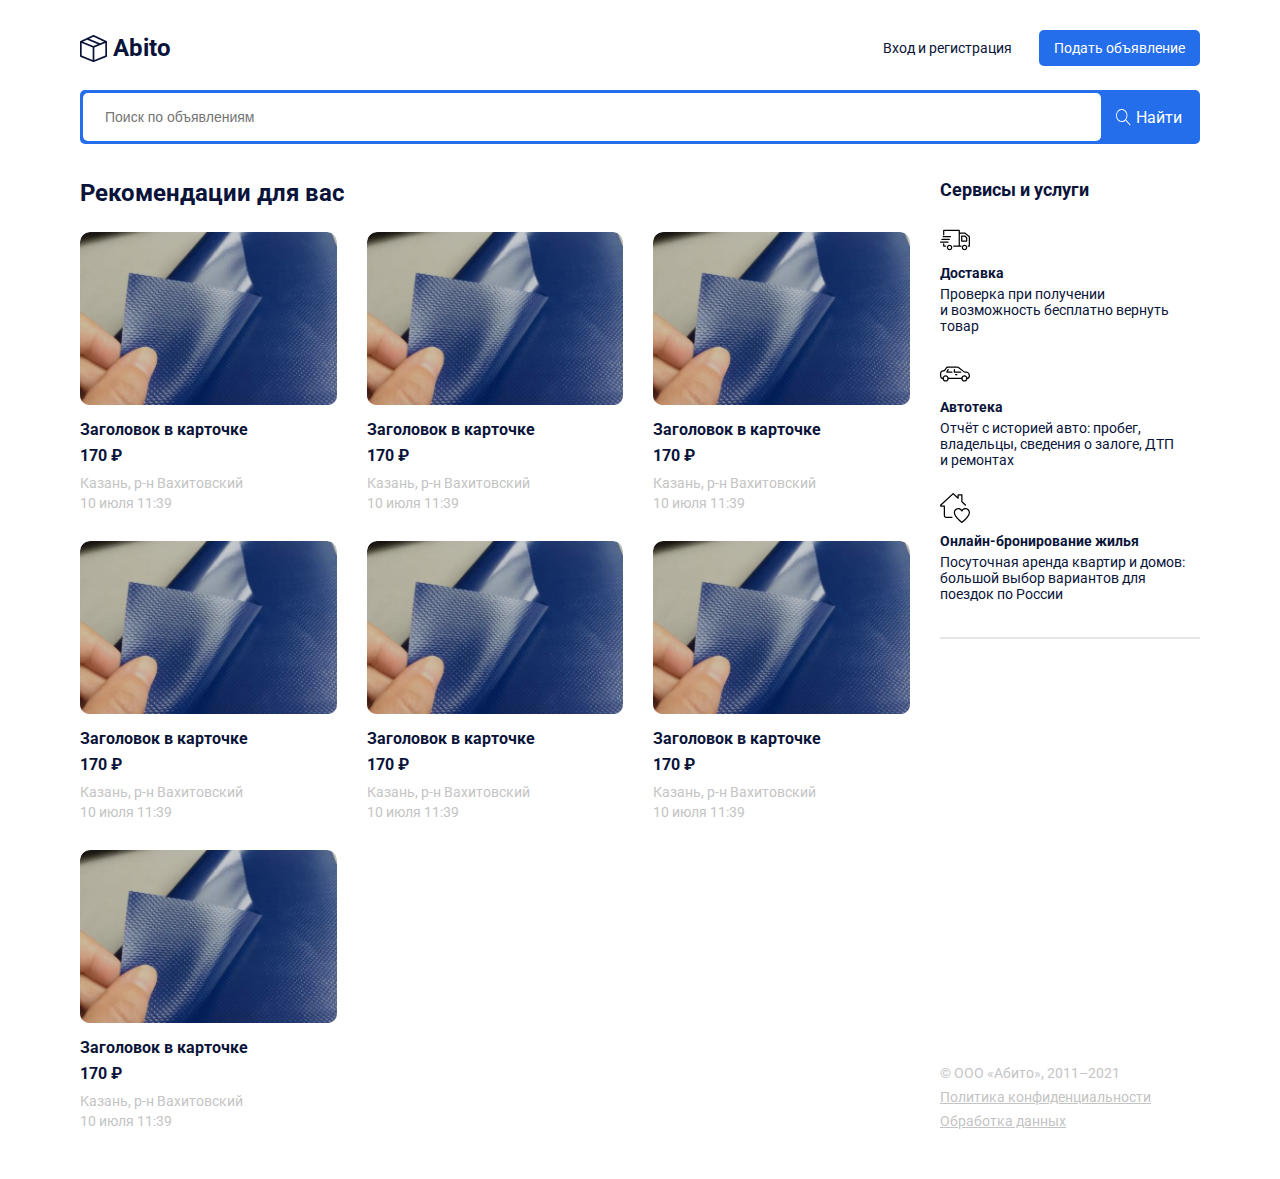
<file: index.html>
<!DOCTYPE html>
<html lang="en">
  <head>
    <meta charset="UTF-8" />
    <meta name="viewport" content="width=device-width, initial-scale=1.0" />
    <title>Abito</title>
    <link rel="icon" type="image/svg+xml" href="./img/logo.svg" />
    <link rel="stylesheet" href="./reset.css" />
    <!-- <link rel="stylesheet" href="./normalize.css" /> -->
    <link rel="stylesheet" href="./style.css" />
    <link rel="preconnect" href="https://fonts.googleapis.com" />
    <link rel="preconnect" href="https://fonts.gstatic.com" crossorigin />
    <link
      href="https://fonts.googleapis.com/css2?family=Inter:ital,opsz,wght@0,14..32,100..900;1,14..32,100..900&family=Roboto:ital,wght@0,100..900;1,100..900&display=swap"
      rel="stylesheet"
    />
  </head>
  <body class="body">
    <header class="header">
      <div class="container">
        <div class="header-box">
          <a href="/" target="_blank" class="header-logo">
            <img src="./img/logo.svg" alt="Логотип Abito" />
            <h1 class="header-heading">Abito</h1>
          </a>
          <div class="header-controls">
            <button class="btn btn-outline">Вход и регистрация</button>
            <button class="btn btn-primary">Подать объявление</button>
          </div>
          <div class="header-burger">
            <img src="./img/burger-menu.svg" alt="Бургер меню" />
          </div>
        </div>
      </div>
    </header>
    <main class="main">
      <section class="search">
        <div class="container">
          <div class="search-box">
            <input
              id="search-input"
              placeholder="Поиск по объявлениям"
              class="search-input"
              type="text"
            />
            <button class="btn btn-primary">
              <img
                class="search-icon"
                src="./img/search-icon.svg"
                alt="Поиск"
              />
              <span class="search-btn-text">Найти</span>
            </button>
          </div>
        </div>
      </section>
      <section class="content">
        <div class="container">
          <div class="content-box">
            <div class="content-main">
              <h2 class="content-main__title">Рекомендации для вас</h2>
              <div class="content-main__list">
                <a class="content-main__list-item" href="/product.html" target="_blank">
                  <div class="content-main__list-item--img">
                    <img src="./img/card-image.png" alt="Картинка в карточке" />
                  </div>
                  <div class="content-main__list-item--title">
                    <h5 class="content-main__list-item--title-heading">
                      Заголовок в карточке
                    </h5>
                  </div>
                  <strong class="content-main__list-item--price">170 ₽</strong>
                  <span class="content-main__list-item--desc"
                    >Казань, р-н Вахитовский</span
                  >
                  <span class="content-main__list-item--desc"
                    >10 июля 11:39</span
                  >
                </a>
                <a class="content-main__list-item" href="/product.html" target="_blank">
                  <div class="content-main__list-item--img">
                    <img src="./img/card-image.png" alt="Картинка в карточке" />
                  </div>
                  <div class="content-main__list-item--title">
                    <h5 class="content-main__list-item--title-heading">
                      Заголовок в карточке
                    </h5>
                  </div>
                  <strong class="content-main__list-item--price">170 ₽</strong>
                  <span class="content-main__list-item--desc"
                    >Казань, р-н Вахитовский</span
                  >
                  <span class="content-main__list-item--desc"
                    >10 июля 11:39</span
                  >
                </a>
                <a class="content-main__list-item" href="/product.html" target="_blank">
                  <div class="content-main__list-item--img">
                    <img src="./img/card-image.png" alt="Картинка в карточке" />
                  </div>
                  <div class="content-main__list-item--title">
                    <h5 class="content-main__list-item--title-heading">
                      Заголовок в карточке
                    </h5>
                  </div>
                  <strong class="content-main__list-item--price">170 ₽</strong>
                  <span class="content-main__list-item--desc"
                    >Казань, р-н Вахитовский</span
                  >
                  <span class="content-main__list-item--desc"
                    >10 июля 11:39</span
                  >
                </a>
                <a class="content-main__list-item" href="/product.html" target="_blank">
                  <div class="content-main__list-item--img">
                    <img src="./img/card-image.png" alt="Картинка в карточке" />
                  </div>
                  <div class="content-main__list-item--title">
                    <h5 class="content-main__list-item--title-heading">
                      Заголовок в карточке
                    </h5>
                  </div>
                  <strong class="content-main__list-item--price">170 ₽</strong>
                  <span class="content-main__list-item--desc"
                    >Казань, р-н Вахитовский</span
                  >
                  <span class="content-main__list-item--desc"
                    >10 июля 11:39</span
                  >
                </a>
                <a class="content-main__list-item" href="/product.html" target="_blank">
                  <div class="content-main__list-item--img">
                    <img src="./img/card-image.png" alt="Картинка в карточке" />
                  </div>
                  <div class="content-main__list-item--title">
                    <h5 class="content-main__list-item--title-heading">
                      Заголовок в карточке
                    </h5>
                  </div>
                  <strong class="content-main__list-item--price">170 ₽</strong>
                  <span class="content-main__list-item--desc"
                    >Казань, р-н Вахитовский</span
                  >
                  <span class="content-main__list-item--desc"
                    >10 июля 11:39</span
                  >
                </a>
                <a class="content-main__list-item" href="/product.html" target="_blank">
                  <div class="content-main__list-item--img">
                    <img src="./img/card-image.png" alt="Картинка в карточке" />
                  </div>
                  <div class="content-main__list-item--title">
                    <h5 class="content-main__list-item--title-heading">
                      Заголовок в карточке
                    </h5>
                  </div>
                  <strong class="content-main__list-item--price">170 ₽</strong>
                  <span class="content-main__list-item--desc"
                    >Казань, р-н Вахитовский</span
                  >
                  <span class="content-main__list-item--desc"
                    >10 июля 11:39</span
                  >
                </a>
                <a class="content-main__list-item" href="/product.html" target="_blank">
                  <div class="content-main__list-item--img">
                    <img src="./img/card-image.png" alt="Картинка в карточке" />
                  </div>
                  <div class="content-main__list-item--title">
                    <h5 class="content-main__list-item--title-heading">
                      Заголовок в карточке
                    </h5>
                  </div>
                  <strong class="content-main__list-item--price">170 ₽</strong>
                  <span class="content-main__list-item--desc"
                    >Казань, р-н Вахитовский</span
                  >
                  <span class="content-main__list-item--desc"
                    >10 июля 11:39</span
                  >
                </a>
              </div>
            </div>
            <div class="content-side">
              <h3 class="content-side__title">Сервисы и услуги</h3>
              <div class="content-side__box">
                <div class="content-side__list">
                  <div class="content-side__list-item">
                    <div class="content-side__list-item--img">
                      <img src="./img/delivery.svg" alt="Доставка" />
                    </div>
                    <div class="content-side__list-item--title">
                      <h5 class="content-side__list-item--title-heading">
                        Доставка
                      </h5>
                    </div>
                    <p class="content-side__list-item--desc">
                      Проверка при получении и&nbsp;возможность бесплатно
                      вернуть товар
                    </p>
                  </div>
                  <div class="content-side__list-item">
                    <div class="content-side__list-item--img">
                      <img src="./img/car.svg" alt="Автотека" />
                    </div>
                    <div class="content-side__list-item--title">
                      <h5 class="content-side__list-item--title-heading">
                        Автотека
                      </h5>
                    </div>
                    <p class="content-side__list-item--desc">
                      Отчёт с&nbsp;историей авто: пробег, владельцы, сведения о
                      залоге, ДТП и&nbsp;ремонтах
                    </p>
                  </div>
                  <div class="content-side__list-item">
                    <div class="content-side__list-item--img">
                      <img src="./img/house.svg" alt="Дом" />
                    </div>
                    <div class="content-side__list-item--title">
                      <h5 class="content-side__list-item--title-heading">
                        Онлайн-бронирование жилья
                      </h5>
                    </div>
                    <p class="content-side__list-item--desc">
                      Посуточная аренда квартир и&nbsp;домов: большой выбор
                      вариантов для поездок по&nbsp;России
                    </p>
                  </div>
                </div>
              </div>
              <div class="divider"></div>

              <div class="content-side__footer">
                <p>© ООО «Абито», 2011–2021</p>
                <a href="#">Политика конфиденциальности</a>
                <a href="#">Обработка данных</a>
              </div>
            </div>
          </div>
        </div>
      </section>
    </main>
  </body>
</html>
</file>
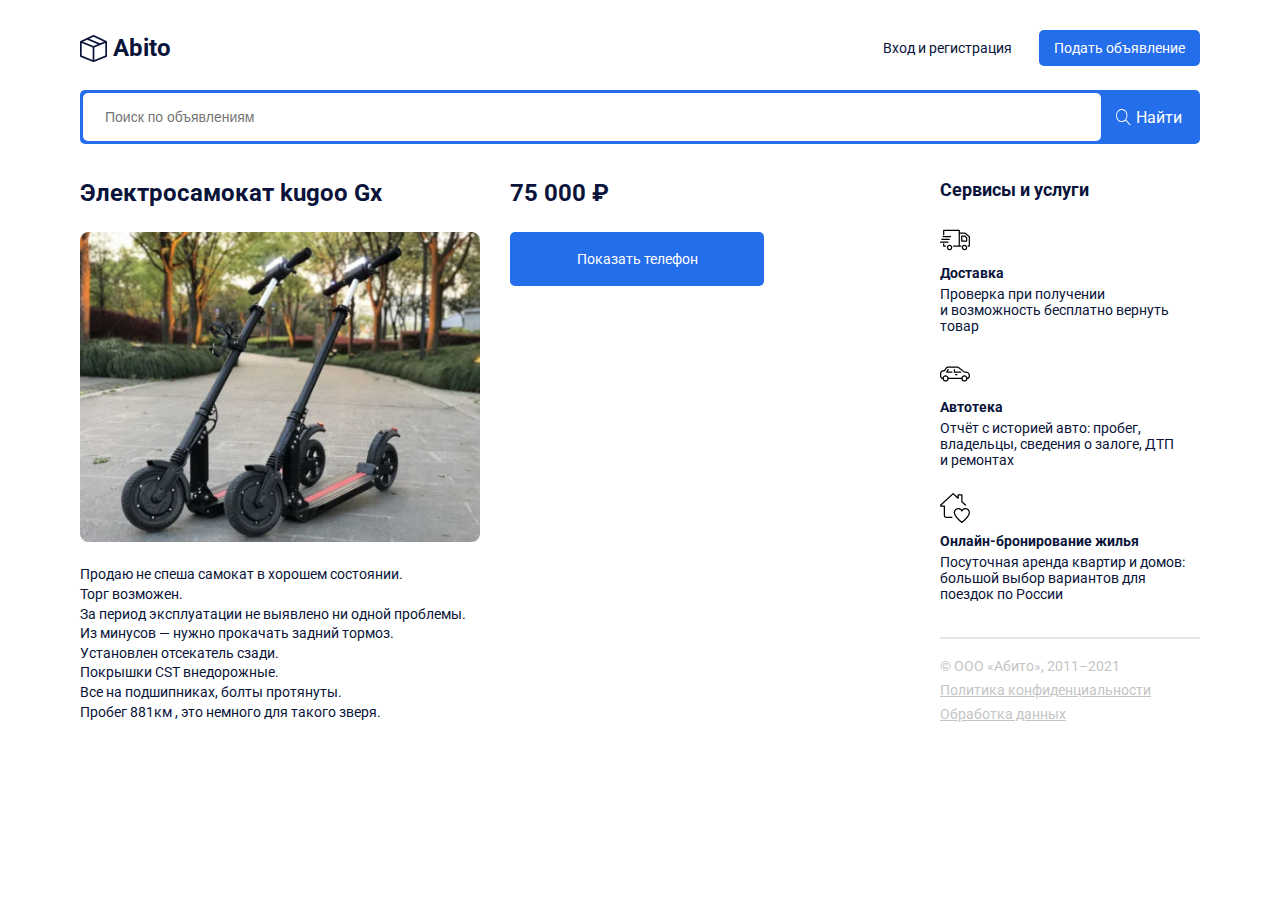
<file: product.html>
<!DOCTYPE html>
<html lang="en">
  <head>
    <meta charset="UTF-8" />
    <meta name="viewport" content="width=device-width, initial-scale=1.0" />
    <title>Abito</title>
    <link rel="icon" type="image/svg+xml" href="./img/logo.svg" />
    <link rel="stylesheet" href="./reset.css" />
    <!-- <link rel="stylesheet" href="./normalize.css" /> -->
    <link rel="stylesheet" href="./style.css" />
    <link rel="preconnect" href="https://fonts.googleapis.com" />
    <link rel="preconnect" href="https://fonts.gstatic.com" crossorigin />
    <link
      href="https://fonts.googleapis.com/css2?family=Inter:ital,opsz,wght@0,14..32,100..900;1,14..32,100..900&family=Roboto:ital,wght@0,100..900;1,100..900&display=swap"
      rel="stylesheet"
    />
  </head>
  <body class="body">
    <header class="header">
      <div class="container">
        <div class="header-box">
          <a href="/" target="_blank" class="header-logo">
            <img src="./img/logo.svg" alt="Логотип Abito" />
            <h1 class="header-heading">Abito</h1>
          </a>
          <div class="header-controls">
            <button class="btn btn-outline">Вход и регистрация</button>
            <button class="btn btn-primary">Подать объявление</button>
          </div>
          <div class="header-burger">
            <img src="./img/burger-menu.svg" alt="Бургер меню" />
          </div>
        </div>
      </div>
    </header>
    <main class="main">
      <section class="search">
        <div class="container">
          <div class="search-box">
            <input
              id="search-input"
              placeholder="Поиск по объявлениям"
              class="search-input"
              type="text"
            />
            <button class="btn btn-primary">
              <img
                class="search-icon"
                src="./img/search-icon.svg"
                alt="Поиск"
              />
              <span class="search-btn-text">Найти</span>
            </button>
          </div>
        </div>
      </section>
      <section class="content">
        <div class="container">
          <div class="content-box">
            <div class="content-product">
              <div class="content-product__left">
                <h2 class="content-product__title">Электросамокат kugoo Gx</h2>
                <div class="content-product__image">
                  <img src="./img/product-img.png" alt="Product" />
                </div>
                <p class="content-product__description">
                  Продаю не спеша самокат в хорошем состоянии.<br>
                  Торг возможен.<br>
                  За период эксплуатации не выявлено ни одной проблемы.<br>
                  Из минусов — нужно прокачать задний тормоз.<br>
                  Установлен отсекатель сзади.<br>
                  Покрышки CST внедорожные.<br>
                  Все на подшипниках, болты протянуты.<br>
                  Пробег 881км , это немного для такого зверя.
                </p>
              </div>
              <div class="content-product__right">
                <h2 class="content-product__price">75 000 ₽</h2>
                <button class="btn btn-primary btn-large">Показать телефон</button>
              </div>
            </div>
            <div class="content-side">
              <h3 class="content-side__title">Сервисы и услуги</h3>
              <div class="content-side__box">
                <div class="content-side__list">
                  <div class="content-side__list-item">
                    <div class="content-side__list-item--img">
                      <img src="./img/delivery.svg" alt="Доставка" />
                    </div>
                    <div class="content-side__list-item--title">
                      <h5 class="content-side__list-item--title-heading">
                        Доставка
                      </h5>
                    </div>
                    <p class="content-side__list-item--desc">
                      Проверка при получении и&nbsp;возможность бесплатно
                      вернуть товар
                    </p>
                  </div>
                  <div class="content-side__list-item">
                    <div class="content-side__list-item--img">
                      <img src="./img/car.svg" alt="Автотека" />
                    </div>
                    <div class="content-side__list-item--title">
                      <h5 class="content-side__list-item--title-heading">
                        Автотека
                      </h5>
                    </div>
                    <p class="content-side__list-item--desc">
                      Отчёт с&nbsp;историей авто: пробег, владельцы, сведения о
                      залоге, ДТП и&nbsp;ремонтах
                    </p>
                  </div>
                  <div class="content-side__list-item">
                    <div class="content-side__list-item--img">
                      <img src="./img/house.svg" alt="Дом" />
                    </div>
                    <div class="content-side__list-item--title">
                      <h5 class="content-side__list-item--title-heading">
                        Онлайн-бронирование жилья
                      </h5>
                    </div>
                    <p class="content-side__list-item--desc">
                      Посуточная аренда квартир и&nbsp;домов: большой выбор
                      вариантов для поездок по&nbsp;России
                    </p>
                  </div>
                </div>
              </div>
              <div class="divider"></div>

              <div class="content-side__footer">
                <p>© ООО «Абито», 2011–2021</p>
                <a href="#">Политика конфиденциальности</a>
                <a href="#">Обработка данных</a>
              </div>
            </div>
          </div>
        </div>
      </section>
    </main>
  </body>
</html>
</file>
<file: style.css>
* {
  box-sizing: border-box;

  --primary-background-color: rgba(37, 110, 235, 1);
  --primary-text-color: rgba(10, 20, 58, 1);
  --secondary-text-color: rgba(196, 196, 196, 1);
}

.body {
  padding: 0;
  margin: 0;
  color: var(--primary-text-color);
  font-family: Roboto, sans-serif;
}

.header {
  margin-top: 30px;
}

.container {
  width: 100%;
  max-width: 1170px;
  margin: 0 auto;
  padding: 0 25px;
}

.header-box {
  display: flex;
  justify-content: space-between;
  align-items: center;
}

.header-logo {
  width: fit-content;
  display: flex;
  gap: 6px;
  align-items: center;
  text-decoration: none;
  color: var(--primary-text-color);
}

.header-heading {
  font-size: 24px;
  font-weight: 700;
  line-height: 28px;
}

.header-controls {
  display: flex;
  gap: 12px;
}

.header-burger {
  height: 15px;
  width: 30px;
  display: none;
}

.main {
  margin-top: 24px;
}

.search {
}

.search-box {
  display: flex;
  align-items: center;
  width: 100%;
  background-color: var(--primary-background-color);
  border-radius: 5px;
  padding: 3px;
}

.search-input {
  outline: none;
  border: none;

  width: 100%;
  border-radius: 5px;
  padding: 16px 22px;

  color: var(--primary-text-color);

  font-size: 14px;
  font-weight: 400;
  line-height: 16px;
}

.search-input:focus {
  outline: none;
}

.search-icon {
  width: 15px;
  height: 17px;
}

.search-btn-text {
  font-size: 16px;
  font-weight: 400;
  line-height: 19px;
}

.content {
  margin-top: 35px;
  padding-bottom: 50px;
}

.content-box {
  display: flex;
  justify-content: space-between;
  gap: 30px;
}

.content-main {
  flex-grow: 1;
  /* border: 1px solid rgba(10, 20, 58, 0.1); */
  border-radius: 5px;
  /* padding: 20px; */
}

.content-main__title {
  font-size: 24px;
  font-weight: 700;
  line-height: 28px;

  margin-bottom: 25px;
}

.content-main__list {
  border-radius: 5px;

  display: flex;
  justify-content: space-between;
  flex-wrap: wrap;
  row-gap: 30px;
}

.content-main__list-item {
  border-radius: 10px;
  overflow: hidden;
  /* padding: 15px;
  border: 1px solid rgba(10, 20, 58, 0.1); */
  width: calc((100% - 60px) / 3);

  display: flex;
  flex-direction: column;
  align-items: flex-start;
  cursor: pointer;
  text-decoration: none;
}

.content-main__list-item:hover .content-main__list-item--title-heading {
  color: var(--primary-background-color);
}

.content-main__list-item--img {
  width: 100%;
}

.content-main__list-item--img img {
  width: 100%;
}

.content-main__list-item--title {
  margin-top: 12px;
}

.content-main__list-item--title-heading {
  color: var(--primary-text-color);
  font-size: 16px;
  font-weight: 700;
  line-height: 19px;
  transition: color 0.2s ease;
}

.content-main__list-item--price {
  margin-top: 7px;
  margin-bottom: 10px;
  color: var(--primary-text-color);
  font-size: 16px;
  font-weight: 700;
  line-height: 19px;
}

.content-main__list-item--desc {
  color: var(--secondary-text-color);
  font-size: 14px;
  font-weight: 400;
  line-height: 16px;
}

.content-main__list-item--desc:last-child {
  margin-top: 4px;
}

.content-side {
  flex-shrink: 0;
  display: flex;
  flex-direction: column;
  width: 260px;
  border-radius: 5px;
}

.content-side__title {
  color: var(--primary-text-color);
  font-size: 18px;
  font-weight: 700;
  line-height: 21px;

  margin-bottom: 25px;
}

.content-side__box {
}

.content-side__list {
  display: flex;
  flex-direction: column;
  gap: 25px;
}

.content-side__list-item {
}

.content-side__list-item--img {
}

.content-side__list-item--title {
  margin-top: 7px;
}

.content-side__list-item--title-heading {
  font-size: 14px;
  font-weight: 700;
  line-height: 16px;
}

.content-side__list-item--desc {
  margin-top: 5px;
  font-size: 14px;
  font-weight: 400;
  line-height: 16px;
}

.divider {
  margin-top: 35px;
  margin-bottom: 10px;
  border: 1px solid rgba(229, 229, 229, 1);
}

.content-side__footer {
  color: var(--secondary-text-color);
  font-size: 14px;
  font-weight: 400;
  line-height: 16px;
  margin-top: auto;
  display: flex;
  flex-direction: column;
  gap: 8px;
}

.content-side__footer a {
  color: var(--secondary-text-color);
  font-size: 14px;
  font-weight: 400;
  line-height: 16px;
  text-decoration: underline;
}

.content-product {
  display: flex;
  flex-grow: 1;
  gap: 30px;
}

.content-product__left {
  flex-basis: 50%;
  /* border: 1px solid rgba(10, 20, 58, 0.1); */
  border-radius: 5px;
}

.content-product__right {
  flex-basis: 50%;
  /* border: 1px solid rgba(10, 20, 58, 0.1); */
  border-radius: 5px;
}

.content-product__title,
.content-product__price {
  font-size: 24px;
  font-weight: 700;
  line-height: 28px;

  margin-bottom: 25px;
}

.content-product__image {
  width: 100%;
}

.content-product__image img {
  width: 100%;
}

.content-product__description {
  margin-top: 20px;
  font-size: 14px;
  font-weight: 400;
  line-height: 140%;
}

.btn-large {
  width: 254px;
  height: 54px;
}

.btn {
  padding: 10px 15px;

  border-radius: 5px;
  border: none;
  font-family: Roboto, sans-serif;
  font-size: 14px;
  font-weight: 400;
  line-height: 16px;

  cursor: pointer;
  transition: background-color 0.2s ease;
  display: flex;
  align-items: center;
  justify-content: center;
  gap: 5px;
}

.btn.btn-outline {
  color: var(--primary-text-color);
  background-color: transparent;
}

.btn.btn-outline:hover {
  background-color: rgba(10, 20, 58, 0.1);
}

.btn.btn-primary {
  color: #fff;
  background-color: var(--primary-background-color);
}

.btn.btn-primary:hover {
  background-color: rgba(37, 110, 235, 0.8);
}

@media (max-width: 1200px) {
  .container {
    max-width: 930px;
  }

  .content-main__list-item {
    width: calc((100% - 30px) / 2);
  }
}

@media (max-width: 991px) {
  .container {
    max-width: 730px;
  }

  .content-box {
    flex-direction: column;
  }

  .content-side {
    width: 100%;
  }

  .content-product {
    flex-direction: column;
    /* gap: 25px; */
  }

  .content-product__left {
    flex-basis: 100%;
    width: 100%;
  }

  .content-product__right {
    flex-basis: 100%;
    width: 100%;
  }
}

@media (max-width: 786px) {
  .container {
    max-width: 100%;
  }

  .header-burger {
    display: block;
  }

  .header-controls {
    display: none;
  }

  .search-btn-text {
    display: none;
  }
}

@media (max-width: 480px) {
  .content-main__list-item {
    width: 100%;
  }
}
</file>
